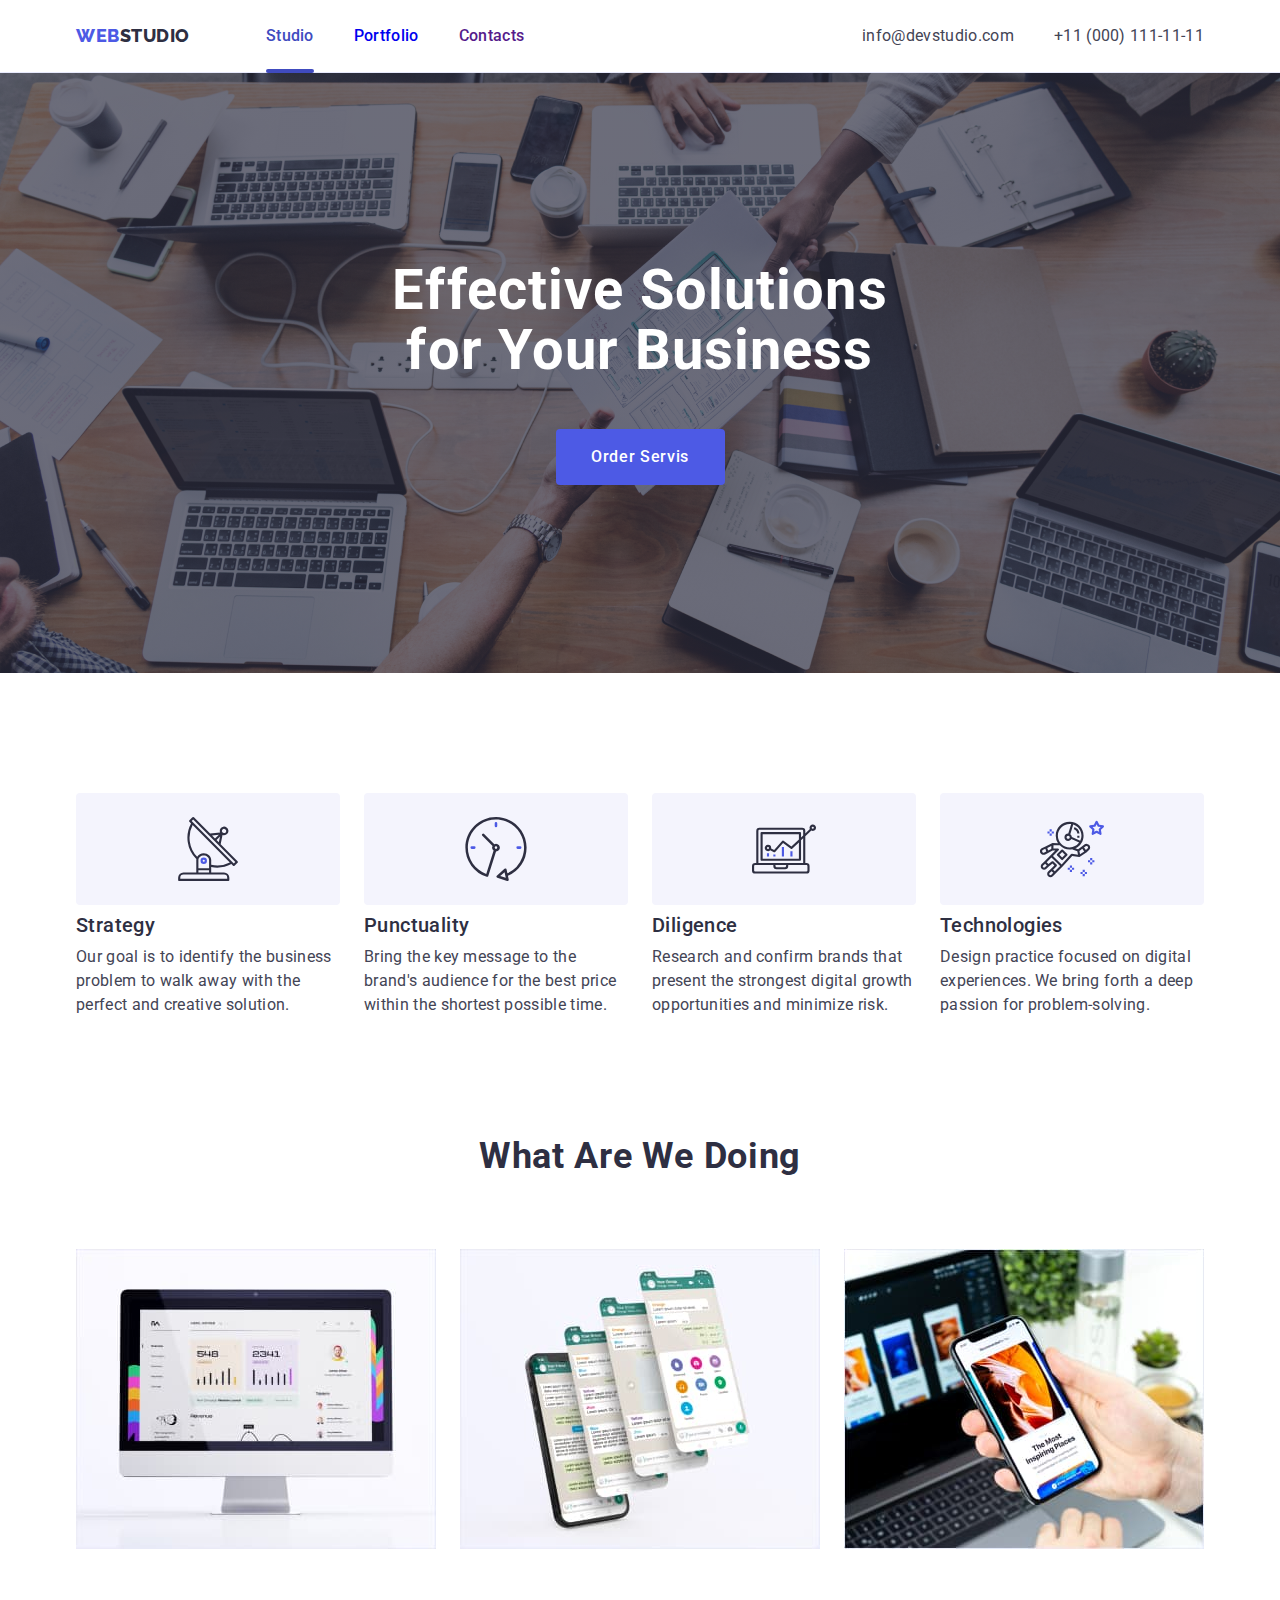
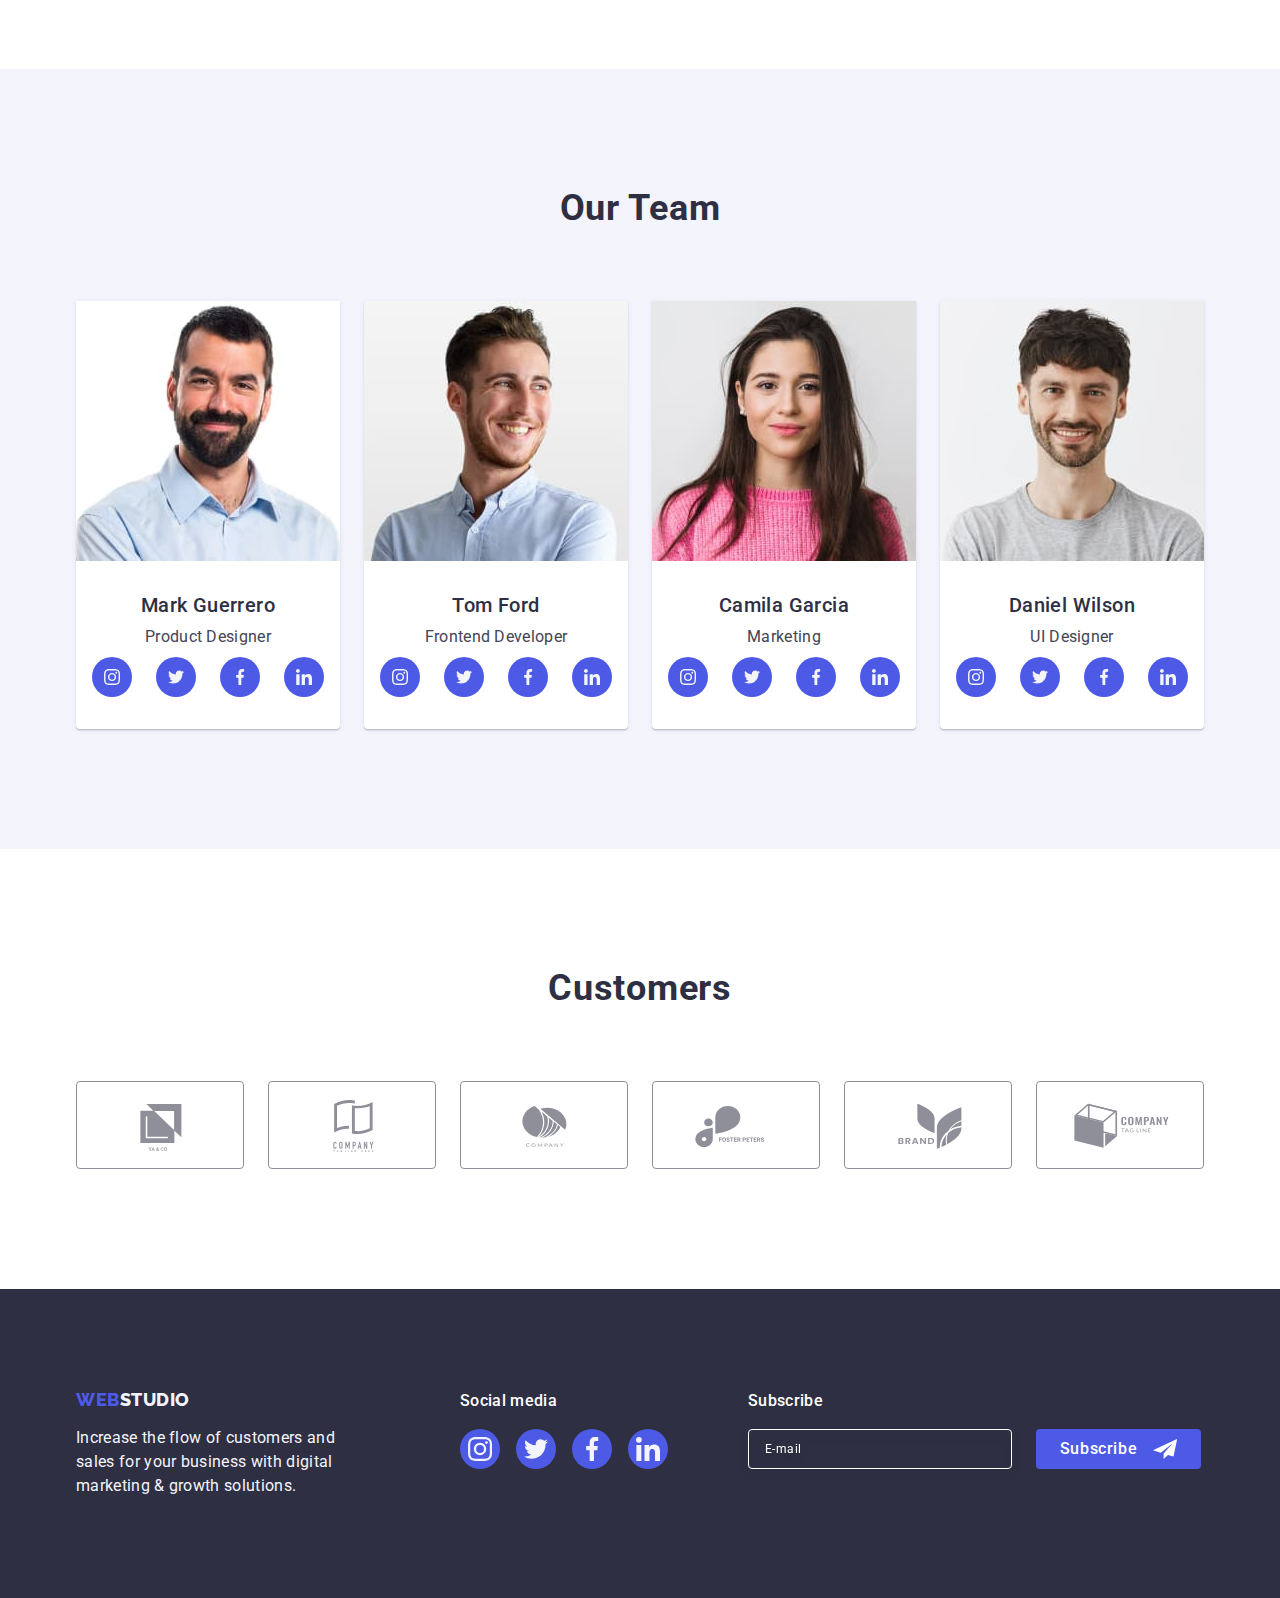
<file: index.html>
<!DOCTYPE html>
<html lang="en">
  <head>
    <meta charset="UTF-8" />
    <meta http-equiv="X-UA-Compatible" content="IE=edge" />
    <meta name="viewport" content="width=device-width, initial-scale=1.0" />
    <link rel="preconnect" href="https://fonts.googleapis.com" />
    <link rel="preconnect" href="https://fonts.gstatic.com" crossorigin />
    <link
      href="https://fonts.googleapis.com/css2?family=Raleway:wght@800&family=Roboto:wght@400;500;700;900&display=swap"
      rel="stylesheet"
    />
    <link
      rel="stylesheet"
      href="https://cdnjs.cloudflare.com/ajax/libs/modern-normalize/2.0.0/modern-normalize.min.css"
    />
    <link rel="stylesheet" href="./css/styles.css" />

    <title>WebStudio</title>
  </head>

  <body>
    <header class="header">
      <div class="container header-conteiner">
        <nav class="header-navigation">
          <a href="./index.html" class="header-logo link"
            >Web<span class="header-logo-span">Studio</span></a
          >
          <ul class="header-menu list">
            <li class="header-menu-item list">
              <a class="header-menu-link link current" href="./index.html"
                >Studio</a
              >
            </li>
            <li class="header-menu-item list">
              <a class="header-menu-link link" href="./portfolio.html"
                >Portfolio</a
              >
            </li>
            <li class="header-menu-item list">
              <a class="header-menu-link link" href="">Contacts</a>
            </li>
          </ul>
        </nav>
        <address class="header-addres">
          <ul class="header-addres-list list">
            <li class="header-addres-item list">
              <a
                class="header-addres-link link"
                href="mailto:info@devstudio.com"
                >info@devstudio.com</a
              >
            </li>
            <li class="header-addres-item list">
              <a class="header-addres-link link" href="tel:+110001111111"
                >+11 (000) 111-11-11</a
              >
            </li>
          </ul>
        </address>
      </div>
    </header>

    <main>
      <section class="hero">
        <div class="container">
          <h1 class="hero-title">Effective Solutions for Your Business</h1>
          <button
            data-modal-open
            type="button"
            class="hero-button"
            data-model-open
          >
            Order Servis
          </button>
        </div>
      </section>

      <section class="advantages">
        <div class="container">
          <h2 class="visually-hidden">Advantages</h2>
          <ul class="advantages-list list">
            <li class="advantages-item list">
              <div class="advantages-icon-wrap">
                <svg class="advantages-icon" width="64" height="64">
                  <use href="./images/icons.svg#icon-antenna"></use>
                </svg>
              </div>

              <h3 class="advantages-subtitle section-subtitle">Strategy</h3>
              <p class="advantages-item-text section-text">
                Our goal is to identify the business problem to walk away with
                the perfect and creative solution.
              </p>
            </li>
            <li class="advantages-item list">
              <div class="advantages-icon-wrap">
                <svg class="advantages-icon" width="64" height="64">
                  <use href="./images/icons.svg#icon-clock"></use>
                </svg>
              </div>

              <h3 class="advantages-subtitle section-subtitle">Punctuality</h3>
              <p class="advantages-item-text section-text">
                Bring the key message to the brand's audience for the best price
                within the shortest possible time.
              </p>
            </li>
            <li class="advantages-item list">
              <div class="advantages-icon-wrap">
                <svg class="advantages-icon" width="64" height="64">
                  <use href="./images/icons.svg#icon-diagram"></use>
                </svg>
              </div>

              <h3 class="advantages-subtitle section-subtitle">Diligence</h3>
              <p class="advantages-item-text section-text">
                Research and confirm brands that present the strongest digital
                growth opportunities and minimize risk.
              </p>
            </li>

            <li class="advantages-item list">
              <div class="advantages-icon-wrap">
                <svg class="advantages-icon" width="64" height="64">
                  <use href="./images/icons.svg#icon-astronaut"></use>
                </svg>
              </div>
              <h3 class="advantages-subtitle section-subtitle">Technologies</h3>
              <p class="advantages-item-text section-text">
                Design practice focused on digital experiences. We bring forth a
                deep passion for problem-solving.
              </p>
            </li>
          </ul>
        </div>
      </section>

      <section class="products">
        <div class="container">
          <h2 class="products-title section-title">What are we doing</h2>
          <ul class="products-list list">
            <li class="products-item list">
              <img
                src="./images/img1.jpg"
                alt="computer"
                width="360"
                height="300"
              />
            </li>
            <li class="products-item list">
              <img
                src="./images/img2.jpg"
                alt="screensavers"
                width="360"
                height="300"
              />
            </li>
            <li class="products-item list">
              <img
                src="./images/img3.jpg"
                alt="laptop and phone in hand"
                width="360"
                height="300"
              />
            </li>
          </ul>
        </div>
      </section>

      <section class="team">
        <div class="container">
          <h2 class="team-tittle section-title">Our Team</h2>
          <ul class="team-list list">
            <li class="team-item list">
              <img
                src="./images/imgteam1.jpg"
                alt="man"
                width="264"
                height="260"
              />
              <div class="team-name-class">
                <h3 class="team-name section-subtitle">Mark Guerrero</h3>
                <p class="team-status section-text">Product Designer</p>

                <ul class="team-icon-wrap">
                  <li class="team-icon-item">
                    <a class="team-icon-element" href="">
                      <svg class="team-icon-soc" width="16" height="16">
                        <use href="./images/icons.svg#icon-instagram"></use>
                      </svg>
                    </a>
                  </li>
                  <li class="team-icon-item">
                    <a class="team-icon-element" href="">
                      <svg class="team-icon-soc" width="16" height="16">
                        <use href="./images/icons.svg#icon-twitter"></use>
                      </svg>
                    </a>
                  </li>
                  <li class="team-icon-item">
                    <a class="team-icon-element" href="">
                      <svg class="team-icon-soc" width="16" height="16">
                        <use href="./images/icons.svg#icon-facebook"></use>
                      </svg>
                    </a>
                  </li>
                  <li class="team-icon-item">
                    <a class="team-icon-element" href="">
                      <svg class="team-icon-soc" width="16" height="16">
                        <use href="./images/icons.svg#icon-linkedin"></use>
                      </svg>
                    </a>
                  </li>
                </ul>
              </div>
            </li>
            <li class="team-item list">
              <img
                src="./images/imgteam2.jpg"
                alt="man"
                width="264"
                height="260"
              />
              <div class="team-name-class">
                <h3 class="team-name section-subtitle">Tom Ford</h3>
                <p class="team-status section-text">Frontend Developer</p>

                <ul class="team-icon-wrap">
                  <li class="team-icon-item">
                    <a class="team-icon-element" href="">
                      <svg class="team-icon-soc" width="16" height="16">
                        <use href="./images/icons.svg#icon-instagram"></use>
                      </svg>
                    </a>
                  </li>
                  <li class="team-icon-item">
                    <a class="team-icon-element" href="">
                      <svg class="team-icon-soc" width="16" height="16">
                        <use href="./images/icons.svg#icon-twitter"></use>
                      </svg>
                    </a>
                  </li>
                  <li class="team-icon-item">
                    <a class="team-icon-element" href="">
                      <svg class="team-icon-soc" width="16" height="16">
                        <use href="./images/icons.svg#icon-facebook"></use>
                      </svg>
                    </a>
                  </li>
                  <li class="team-icon-item">
                    <a class="team-icon-element" href="">
                      <svg class="team-icon-soc" width="16" height="16">
                        <use href="./images/icons.svg#icon-linkedin"></use>
                      </svg>
                    </a>
                  </li>
                </ul>
              </div>
            </li>
            <li class="team-item list">
              <img
                src="./images/imgteam3.jpg"
                alt="woman"
                width="264"
                height="260"
              />
              <div class="team-name-class">
                <h3 class="team-name section-subtitle">Camila Garcia</h3>
                <p class="team-status section-text">Marketing</p>
                <ul class="team-icon-wrap">
                  <li class="team-icon-item">
                    <a class="team-icon-element" href="">
                      <svg class="team-icon-soc" width="16" height="16">
                        <use href="./images/icons.svg#icon-instagram"></use>
                      </svg>
                    </a>
                  </li>
                  <li class="team-icon-item">
                    <a class="team-icon-element" href="">
                      <svg class="team-icon-soc" width="16" height="16">
                        <use href="./images/icons.svg#icon-twitter"></use>
                      </svg>
                    </a>
                  </li>
                  <li class="team-icon-item">
                    <a class="team-icon-element" href="">
                      <svg class="team-icon-soc" width="16" height="16">
                        <use href="./images/icons.svg#icon-facebook"></use>
                      </svg>
                    </a>
                  </li>
                  <li class="team-icon-item">
                    <a class="team-icon-element" href="">
                      <svg class="team-icon-soc" width="16" height="16">
                        <use href="./images/icons.svg#icon-linkedin"></use>
                      </svg>
                    </a>
                  </li>
                </ul>
              </div>
            </li>

            <li class="team-item list">
              <img
                src="./images/imgteam4.jpg"
                alt="man"
                width="264"
                height="260"
              />
              <div class="team-name-class">
                <h3 class="team-name section-subtitle">Daniel Wilson</h3>
                <p class="team-status section-text">UI Designer</p>
                <ul class="team-icon-wrap">
                  <li class="team-icon-item">
                    <a class="team-icon-element" href="">
                      <svg class="team-icon-soc" width="16" height="16">
                        <use href="./images/icons.svg#icon-instagram"></use>
                      </svg>
                    </a>
                  </li>
                  <li class="team-icon-item">
                    <a class="team-icon-element" href="">
                      <svg class="team-icon-soc" width="16" height="16">
                        <use href="./images/icons.svg#icon-twitter"></use>
                      </svg>
                    </a>
                  </li>
                  <li class="team-icon-item">
                    <a class="team-icon-element" href="">
                      <svg class="team-icon-soc" width="16" height="16">
                        <use href="./images/icons.svg#icon-facebook"></use>
                      </svg>
                    </a>
                  </li>
                  <li class="team-icon-item">
                    <a class="team-icon-element" href="">
                      <svg class="team-icon-soc" width="16" height="16">
                        <use href="./images/icons.svg#icon-linkedin"></use>
                      </svg>
                    </a>
                  </li>
                </ul>
              </div>
            </li>
          </ul>
        </div>
      </section>

      <section class="costumers">
        <div class="container">
          <h2 class="costumers-title section-title">Customers</h2>
          <ul class="costumers-list">
            <li class="costumers-item">
              <a class="costumers-link" href="#">
                <svg class="costumers-picture" width="104" height="56">
                  <use href="./images/icons.svg#icon-Logo"></use>
                </svg>
              </a>
            </li>
            <li class="costumers-item">
              <a class="costumers-link" href="#">
                <svg class="costumers-picture" width="104" height="56">
                  <use href="./images/icons.svg#icon-Logo-1"></use>
                </svg>
              </a>
            </li>
            <li class="costumers-item">
              <a class="costumers-link" href="#">
                <svg class="costumers-picture" width="104" height="56">
                  <use href="./images/icons.svg#icon-Logo-2"></use>
                </svg>
              </a>
            </li>
            <li class="costumers-item">
              <a class="costumers-link" href="#">
                <svg class="costumers-picture" width="104" height="56">
                  <use href="./images/icons.svg#icon-Logo-3"></use>
                </svg>
              </a>
            </li>
            <li class="costumers-item">
              <a class="costumers-link" href="#">
                <svg class="costumers-picture" width="104" height="56">
                  <use href="./images/icons.svg#icon-Logo-4"></use>
                </svg>
              </a>
            </li>
            <li class="costumers-item">
              <a class="costumers-link" href="#">
                <svg class="costumers-picture" width="104" height="56">
                  <use href="./images/icons.svg#icon-Logo-5"></use>
                </svg>
              </a>
            </li>
          </ul>
        </div>
      </section>
    </main>

    <footer class="footer">
      <div class="footer-conteiner container">
        <div class="footer-old">
          <a href="./index.html" class="footer-logo link"
            >Web<span class="footer-logo-span">Studio</span></a
          >
          <p class="footer-text">
            Increase the flow of customers and sales for your business with
            digital marketing & growth solutions.
          </p>
        </div>
        <div class="footer-soc">
          <p class="footer-media">Social media</p>
          <ul class="footer-soc-list">
            <li class="footer-soc-item">
              <a class="footer-soc-link" href="">
                <svg class="footer-icon" width="24" height="24">
                  <use href="./images/icons.svg#icon-instagram"></use>
                </svg>
              </a>
            </li>
            <li class="footer-soc-item">
              <a class="footer-soc-link" href="">
                <svg class="footer-icon" width="24" height="24">
                  <use href="./images/icons.svg#icon-twitter"></use>
                </svg>
              </a>
            </li>
            <li class="footer-soc-item">
              <a class="footer-soc-link" href="">
                <svg class="footer-icon" width="24" height="24">
                  <use href="./images/icons.svg#icon-facebook"></use>
                </svg>
              </a>
            </li>
            <li class="footer-soc-item">
              <a class="footer-soc-link" href="">
                <svg class="footer-icon" width="24" height="24">
                  <use href="./images/icons.svg#icon-linkedin"></use>
                </svg>
              </a>
            </li>
          </ul>
        </div>

        <div class="footer-subscribe">
          <p class="footer-subscribe-title">Subscribe</p>
          <form class="footer-form">
            <label class="footer-label" for="footer-email">
              <input
                type="email"
                id="footer-email"
                name="footer-email"
                placeholder="E-mail"
                class="footer-email-text"
              />
            </label>
            <button type="submit" class="footer-btn-subs">
              Subscribe<svg class="footer-subs-icon" width="24" height="24">
                <use href="./images/icons.svg#icon-icon-send"></use>
              </svg>
            </button>
          </form>
        </div>
      </div>
    </footer>

    <div class="backdrop is-hidden" data-modal>
      <div class="modal">
        <button type="button" class="modal-btn" data-modal-close>
          <svg class="modal-icon" width="8" height="8">
            <use href="./images/icons.svg#icon-close-black-18dp-2-1"></use>
          </svg>
        </button>
        <p class="modal-title">Leave your contacts and we will call you back</p>
        <form class="modal-form">
          <div class="modal-field">
            <label for="user-name" class="modal-label">Name</label>

            <div class="input-wrap">
              <input
                type="text"
                name="user-name"
                id="user-name"
                class="modal-input"
              />
              <svg class="input-icon" width="18" height="24">
                <use href="./images/icons.svg#icon-person-black"></use>
              </svg>
            </div>
          </div>

          <div class="modal-field">
            <label for="user-tel" class="modal-label">Phone</label>
            <div class="input-wrap">
              <input
                type="tel"
                name="user-tel"
                id="user-tel"
                class="modal-input"
              />
              <svg class="input-icon" width="18" height="24">
                <use href="./images/icons.svg#icon-phone-black"></use>
              </svg>
            </div>
          </div>
          <div class="modal-field">
            <label for="user-email" class="modal-label">Email</label>
            <div class="input-wrap">
              <input
                type="email"
                name="user-email"
                id="user-email"
                class="modal-input"
              />
              <svg class="input-icon" width="18" height="24">
                <use href="./images/icons.svg#icon-email-black"></use>
              </svg>
            </div>
          </div>

          <div class="modal-field-text modal-field">
            <label for="user-comment" class="modal-label">Comment</label>
            <textarea
              name="user-comment"
              id="user-comment"
              placeholder="Text input"
              class="modal-text-area"
            ></textarea>
          </div>
          <div class="modal-field field-privacy">
            <input
              type="checkbox"
              id="user-privacy"
              value="true"
              name="user-privacy"
              class="input-check visually-hidden"
            />
            <label class="chek-text" for="user-privacy">
              <span class="chek-icon">
                <svg class="chek-icon-tick" width="10" height="8">
                  <use href="./images/icons.svg#icon-Vector"></use>
                </svg>
              </span>
              I accept the terms and conditions of the
              <a class="chek-link" href="">Privacy Policy</a>
            </label>
          </div>
          <button class="modal-send-btn" type="submit">Send</button>
        </form>
      </div>
    </div>

    <script src="./js/modal.js"></script>
  </body>
</html>
</file>
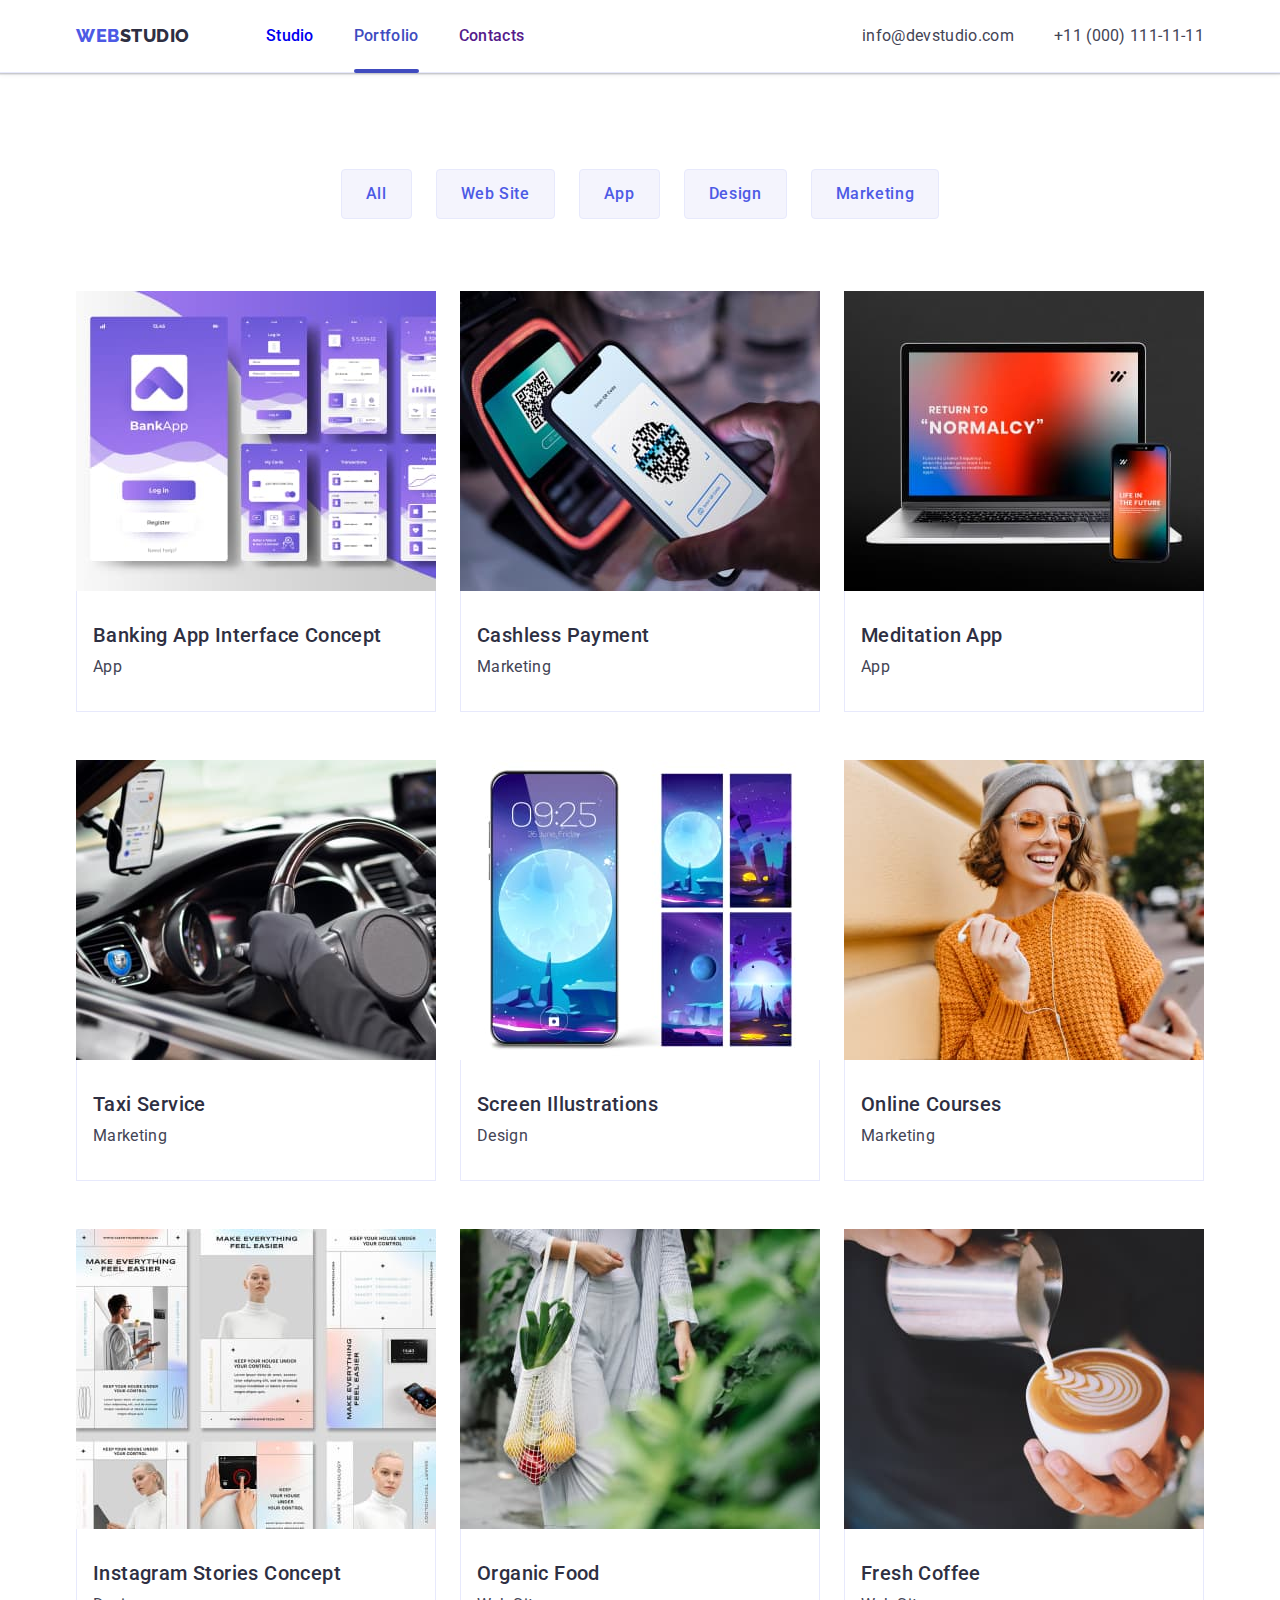
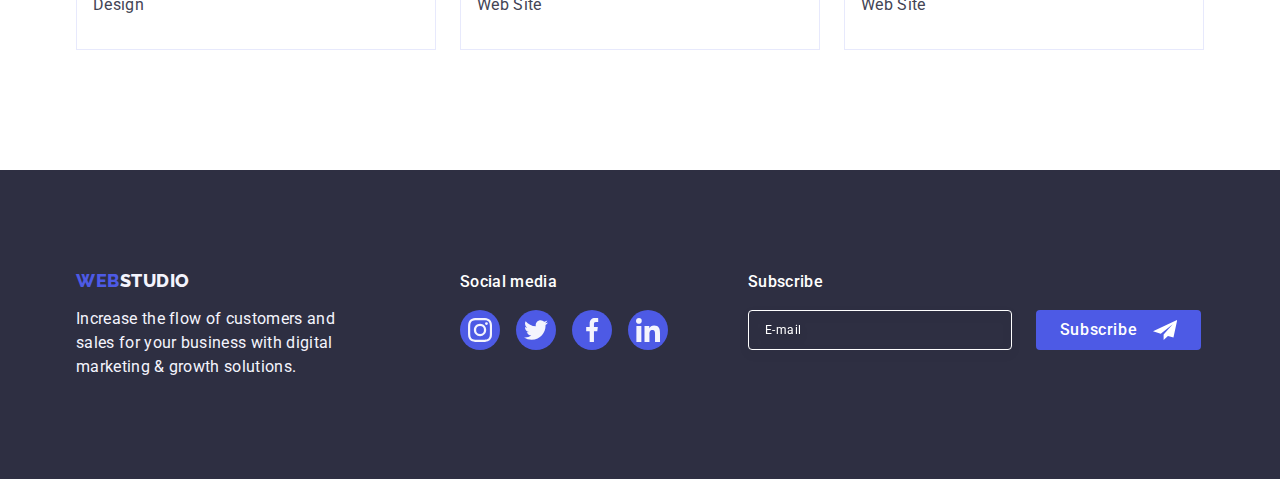
<file: portfolio.html>
<!DOCTYPE html>
<html lang="en">
  <head>
    <meta charset="UTF-8" />
    <meta http-equiv="X-UA-Compatible" content="IE=edge" />
    <meta name="viewport" content="width=device-width, initial-scale=1.0" />
    <link rel="preconnect" href="https://fonts.googleapis.com" />
    <link rel="preconnect" href="https://fonts.gstatic.com" crossorigin />
    <link
      href="https://fonts.googleapis.com/css2?family=Raleway:wght@800&family=Roboto:wght@400;500;700;900&display=swap"
      rel="stylesheet"
    />
    <link
      rel="stylesheet"
      href="https://cdnjs.cloudflare.com/ajax/libs/modern-normalize/2.0.0/modern-normalize.min.css"
    />
    <link rel="stylesheet" href="./css/styles.css" />

    <title>WebStudio</title>
  </head>

  <body>
    <header class="header">
      <div class="container header-conteiner">
        <nav class="header-navigation">
          <a href="./index.html" class="header-logo link"
            >Web<span class="header-logo-span">Studio</span></a
          >
          <ul class="header-menu list">
            <li class="header-menu-item list">
              <a class="header-menu-link link" href="./index.html">Studio</a>
            </li>
            <li class="header-menu-item list">
              <a class="header-menu-link link current" href="./portfolio.html"
                >Portfolio</a
              >
            </li>
            <li class="header-menu-item list">
              <a class="header-menu-link link" href="">Contacts</a>
            </li>
          </ul>
        </nav>
        <address class="header-addres">
          <ul class="header-addres-list list">
            <li class="header-addres-item list">
              <a
                class="header-addres-link link"
                href="mailto:info@devstudio.com"
                >info@devstudio.com</a
              >
            </li>
            <li class="header-addres-item list">
              <a class="header-addres-link link" href="tel:+110001111111"
                >+11 (000) 111-11-11</a
              >
            </li>
          </ul>
        </address>
      </div>
    </header>

    <main>
      <section class="portfolio">
        <div class="container">
          <h1 class="visually-hidden">Portfolio</h1>
          <ul class="port-navigation-list list">
            <li class="port-navigation-item list">
              <button type="button" class="port-navigation-button">All</button>
            </li>
            <li class="port-navigation-item list">
              <button type="button" class="port-navigation-button">
                Web Site
              </button>
            </li>
            <li class="port-navigation-item list">
              <button type="button" class="port-navigation-button">App</button>
            </li>
            <li class="port-navigation-item list">
              <button type="button" class="port-navigation-button">
                Design
              </button>
            </li>
            <li class="port-navigation-item list">
              <button type="button" class="port-navigation-button">
                Marketing
              </button>
            </li>
          </ul>

          <ul class="port-avatar-list list">
            <li class="port-avatar-item">
              <a class="portfolio-link link" href="">
                <div class="port-avatar-blok">
                  <img
                    src="./images/imgport1.jpg"
                    alt="bank aplication"
                    width="360"
                    height="300"
                  />
                  <p class="port-blok-text">
                    14 Stylish and User-Friendly App Design Concepts · Task
                    Manager App · Calorie Tracker App · Exotic Fruit Ecommerce
                    App · Cloud Storage App
                  </p>
                </div>

                <div class="port-name-class">
                  <h2 class="port-avatar-title">
                    Banking App Interface Concept
                  </h2>
                  <p class="port-avatar-text">App</p>
                </div>
              </a>
            </li>
            <li class="port-avatar-item">
              <a class="portfolio-link link" href="">
                <div class="port-avatar-blok">
                  <img
                    src="./images/imgport2.jpg"
                    alt="telefon read qr cod"
                    width="360"
                    height="300"
                  />
                  <p class="port-blok-text">
                    14 Stylish and User-Friendly App Design Concepts · Task
                    Manager App · Calorie Tracker App · Exotic Fruit Ecommerce
                    App · Cloud Storage App
                  </p>
                </div>

                <div class="port-name-class">
                  <h2 class="port-avatar-title">Cashless Payment</h2>
                  <p class="port-avatar-text">Marketing</p>
                </div>
              </a>
            </li>
            <li class="port-avatar-item">
              <a class="portfolio-link link" href="">
                <div class="port-avatar-blok">
                  <img
                    src="./images/imgport3.jpg"
                    alt="noutbook"
                    width="360"
                    height="300"
                  />
                  <p class="port-blok-text">
                    14 Stylish and User-Friendly App Design Concepts · Task
                    Manager App · Calorie Tracker App · Exotic Fruit Ecommerce
                    App · Cloud Storage App
                  </p>
                </div>
                <div class="port-name-class">
                  <h2 class="port-avatar-title">Meditation App</h2>
                  <p class="port-avatar-text">App</p>
                </div>
              </a>
            </li>
            <li class="port-avatar-item">
              <a class="portfolio-link link" href="">
                <div class="port-avatar-blok">
                  <img
                    src="./images/imgport4.jpg"
                    alt="driver in the car"
                    width="360"
                    height="300"
                  />
                  <p class="port-blok-text">
                    14 Stylish and User-Friendly App Design Concepts · Task
                    Manager App · Calorie Tracker App · Exotic Fruit Ecommerce
                    App · Cloud Storage App
                  </p>
                </div>
                <div class="port-name-class">
                  <h2 class="port-avatar-title">Taxi Service</h2>
                  <p class="port-avatar-text">Marketing</p>
                </div>
              </a>
            </li>
            <li class="port-avatar-item">
              <a class="portfolio-link link" href="">
                <div class="port-avatar-blok">
                  <img
                    src="./images/imgport5.jpg"
                    alt="mobil and moon"
                    width="360"
                    height="300"
                  />
                  <p class="port-blok-text">
                    14 Stylish and User-Friendly App Design Concepts · Task
                    Manager App · Calorie Tracker App · Exotic Fruit Ecommerce
                    App · Cloud Storage App
                  </p>
                </div>
                <div class="port-name-class">
                  <h2 class="port-avatar-title">Screen Illustrations</h2>
                  <p class="port-avatar-text">Design</p>
                </div>
              </a>
            </li>
            <li class="port-avatar-item">
              <a class="portfolio-link link" href="">
                <div class="port-avatar-blok">
                  <img
                    src="./images/imgport6.jpg"
                    alt="nice girl"
                    width="360"
                    height="300"
                  />
                  <p class="port-blok-text">
                    14 Stylish and User-Friendly App Design Concepts · Task
                    Manager App · Calorie Tracker App · Exotic Fruit Ecommerce
                    App · Cloud Storage App
                  </p>
                </div>
                <div class="port-name-class">
                  <h2 class="port-avatar-title">Online Courses</h2>
                  <p class="port-avatar-text">Marketing</p>
                </div>
              </a>
            </li>
            <li class="port-avatar-item">
              <a class="portfolio-link link" href="">
                <div class="port-avatar-blok">
                  <img
                    src="./images/imgport7.jpg"
                    alt="instagram stories"
                    width="360"
                    height="300"
                  />
                  <p class="port-blok-text">
                    14 Stylish and User-Friendly App Design Concepts · Task
                    Manager App · Calorie Tracker App · Exotic Fruit Ecommerce
                    App · Cloud Storage App
                  </p>
                </div>
                <div class="port-name-class">
                  <h2 class="port-avatar-title">Instagram Stories Concept</h2>
                  <p class="port-avatar-text">Design</p>
                </div>
              </a>
            </li>
            <li class="port-avatar-item">
              <a class="portfolio-link link" href="">
                <div class="port-avatar-blok">
                  <img
                    src="./images/imgport8.jpg"
                    alt="woman go to shop"
                    width="360"
                    height="300"
                  />
                  <p class="port-blok-text">
                    14 Stylish and User-Friendly App Design Concepts · Task
                    Manager App · Calorie Tracker App · Exotic Fruit Ecommerce
                    App · Cloud Storage App
                  </p>
                </div>
                <div class="port-name-class">
                  <h2 class="port-avatar-title">Organic Food</h2>
                  <p class="port-avatar-text">Web Site</p>
                </div>
              </a>
            </li>
            <li class="port-avatar-item">
              <a class="portfolio-link link" href="">
                <div class="port-avatar-blok">
                  <img
                    src="./images/imgport9.jpg"
                    alt="fresh coffee"
                    width="360"
                    height="300"
                  />
                  <p class="port-blok-text">
                    14 Stylish and User-Friendly App Design Concepts · Task
                    Manager App · Calorie Tracker App · Exotic Fruit Ecommerce
                    App · Cloud Storage App
                  </p>
                </div>
                <div class="port-name-class">
                  <h2 class="port-avatar-title">Fresh Coffee</h2>
                  <p class="port-avatar-text">Web Site</p>
                </div>
              </a>
            </li>
          </ul>
        </div>
      </section>
    </main>

    <footer class="footer">
      <div class="footer-conteiner container">
        <div class="footer-old">
          <a href="./index.html" class="footer-logo link"
            >Web<span class="footer-logo-span">Studio</span></a
          >
          <p class="footer-text">
            Increase the flow of customers and sales for your business with
            digital marketing & growth solutions.
          </p>
        </div>
        <div class="footer-soc">
          <p class="footer-media">Social media</p>
          <ul class="footer-soc-list">
            <li class="footer-soc-item">
              <a class="footer-soc-link" href="">
                <svg class="footer-icon" width="24" height="24">
                  <use href="./images/icons.svg#icon-instagram"></use>
                </svg>
              </a>
            </li>
            <li class="footer-soc-item">
              <a class="footer-soc-link" href="">
                <svg class="footer-icon" width="24" height="24">
                  <use href="./images/icons.svg#icon-twitter"></use>
                </svg>
              </a>
            </li>
            <li class="footer-soc-item">
              <a class="footer-soc-link" href="">
                <svg class="footer-icon" width="24" height="24">
                  <use href="./images/icons.svg#icon-facebook"></use>
                </svg>
              </a>
            </li>
            <li class="footer-soc-item">
              <a class="footer-soc-link" href="">
                <svg class="footer-icon" width="24" height="24">
                  <use href="./images/icons.svg#icon-linkedin"></use>
                </svg>
              </a>
            </li>
          </ul>
        </div>
        <div class="footer-subscribe">
          <p class="footer-subscribe-title">Subscribe</p>
          <form class="footer-form">
            <label class="footer-label" for="footer-email">
              <input
                type="email"
                id="footer-email"
                name="footer-email"
                placeholder="E-mail"
                class="footer-email-text"
              />
            </label>

            <button type="submit" class="footer-btn-subs">
              Subscribe<svg class="footer-subs-icon" width="24" height="24">
                <use href="./images/icons.svg#icon-icon-send"></use>
              </svg>
            </button>
          </form>
        </div>
      </div>
    </footer>
  </body>
</html>
</file>
<file: css/styles.css>
:root {
  --title-color: #ffffff;
  --subtitle-color: #2e2f42;
  --portfolio-filters:--title-color: #ffffff;
  --subtitle-color: #2e2f42;
  --portfolio-filters: #4d5ae5;
  --button-background-color: #f4f4fd;
  --litle-text: #434455;
  --button-port-color: #e7e9fc;
  --costumers-color: #8e8f99;
   --vector-color: #404bbf;
}

body {
  font-family: "Roboto", sans-serif;
  color: var(--litle-text);
  background-color: var(--title-color);
}

p,
h1,
h2,
h3,
h4,
h5,
h6 {
  margin-top: 0;
  margin-bottom: 0;
}

a {
  text-decoration: none;
}

ul {
  list-style-type: style type none;
  margin-top: 0;
  margin-bottom: 0;
  padding-left: 0;
}

img {
  display: block;
  max-width: 100%;
  height: auto;
}
.visually-hidden {
  position: absolute;
  width: 1px;
  height: 1px;
  margin: -1px;
  border: 0;
  padding: 0;
  white-space: nowrap;
  clip-path: inset(100%);
  clip: rect(0 0 0 0);
  overflow: hidden;
}
.list {
  list-style-type: none;
}
.link {
  text-decoration: none;
}

.container {
  width: 100%;
  max-width: 1158px;
  padding-left: 15px;
  padding-right: 15px;
  margin: 0 auto;
  outline: 2px solid none;
}

.section-title {
  text-transform: capitalize;
  text-align: center;
  font-size: 36px;
  line-height: 1.11;
  letter-spacing: 0.02em;
  color: var(--subtitle-color);
}
.section-subtitle {
  font-weight: 500;
  font-size: 20px;
  line-height: 1.2;
  letter-spacing: 0.02em;
  color: var(--subtitle-color);
}
.section-text {
  font-weight: 400;
  font-size: 16px;
  line-height: 1.5;
  letter-spacing: 0.02em;
  color: var(--litle-text);
}

/**-------------HEADER--------------- */

.header {

  padding-top: 24px;
  padding-bottom: 24px;
  border-bottom: 1px solid #e7e9fc;
  box-shadow: 0px 2px 1px rgba(46, 47, 66, 0.08),
    0px 1px 1px rgba(46, 47, 66, 0.16), 0px 1px 6px rgba(46, 47, 66, 0.08);
}
.header-menu {
  display: flex;
  gap: 40px;
 
}
.header-addres-list {
  display: flex;
  gap: 40px;
}
.header-navigation {
  display: flex;
  align-items: center;

}
.header-conteiner {
   
  display: flex;
  align-items: center;
}

.header-logo {
  font-family: "Raleway", sans-serif;
  font-weight: 800;
  font-size: 18px;
  line-height: 1.17;
  color: var(--portfolio-filters);
  letter-spacing: 0.03em;
  display: flex;
  align-items: center;
  margin-right: 76px;
  text-transform: uppercase;
}
.header-logo-span {
  font-weight: 800;
  font-size: 18px;
  line-height: 1.17;
  color: var(--subtitle-color);
  
}
.header-menu-link {
  font-weight: 500;
  font-size: 16px;
  line-height: 1.5;
  letter-spacing: 0.02em;
 
  padding: 27px 0;
  position: relative;
  transition: color 250ms cubic-bezier(0.4, 0, 0.2, 1);
}
.header-menu-link:hover,
.header-menu-link:focus {
  color: #404bbf;
}

.header-addres {
  font-style: normal;
  margin-left: auto;
}
.header-addres-link:hover,
.header-addres-link:focus {
  color: #404bbf;
}
.header-menu-item {
  font-weight: 500;
  font-size: 16px;
  line-height: 1.5;
  letter-spacing: 0.02em;
  color: var(--subtitle-color);
}

.current {
  position: relative;
   color: #404bbf;
}

.current::after {
  width: 100%;
  content: "";
  position: absolute;
   left: 0;
  bottom: -1px; 
   height: 4px;
  background-color: #404bbf;
  border-radius: 2px;
}


.header-addres-link {
  font-weight: 400;
  font-size: 16px;
  line-height: 1.5;
  letter-spacing: 0.02em;
  color: var(--litle-text);
  transition: color 250ms cubic-bezier(0.4, 0, 0.2, 1);
}

/**------------HERO--------------- */

.hero {
   background-color: #2e2f42;
   background-image: linear-gradient( rgba(46, 47, 66, 0.7), rgba(46, 47, 66, 0.7)),
		url(../images/office.jpg);
     max-width: 1440px;
    background-repeat: no-repeat;
    background-position: center;
    background-size: cover;
  padding: 188px 0;
  height: 600px;
  margin: 0 auto;
}
.hero-container {
 background-color: #2e2f42;
  width: 1440px;
  height: 600px;
  margin-left: auto;
  margin-right: auto;
  padding-top: 188px;
  padding-bottom: 188px;
}

.hero-title {
  font-weight: 700;
  font-size: 56px;
  line-height: 1.07;
  text-align: center;
  letter-spacing: 0.02em;
  color: #ffffff;
  max-width: 496px;
  height: 120px;
  margin-left: auto;
  margin-right: auto;
  margin-bottom: 48px;
}
.hero-button {
 display: block;
  min-width: 169px;
  height: 56px;
  border: none;
  font-family: "Roboto", sans-serif;
  font-weight: 500;
  font-size: 16px;
  line-height: 1.5;
  letter-spacing: 0.04em;
  cursor: pointer;
  color: #ffffff;
  background-color: var(--portfolio-filters);
  border-radius: 4px;
  margin-left: auto;
  margin-right: auto;
  transition: background-color 250ms cubic-bezier(0.4, 0, 0.2, 1);
}

.hero-button:hover,
.hero-button:focus {
  background-color: #404bbf;
}


.advantages-icon-wrap {
  display: flex;
  align-items: center;
  justify-content: center;
  height: 112px;
  background-color: #f4f4fd;
  border-radius: 4px;
  margin-bottom: 8px;
}
.advantages {
  padding: 120px 0 120px;
}
.advantages-list {
  display: flex;
  gap: 24px;
}
.advantages-subtitle {
  margin-bottom: 8px;
}
.advantages-item {
  width: calc((100% - 72px) / 4);
}



.products {
  padding-bottom: 120px;
}
.products-title {
  margin: 0 auto;
  margin-bottom: 72px;
  text-transform: capitalize;
}
.products-list {
  display: flex;
  gap: 24px;
}
.products-item {
  width: calc((100% - 24px * 2) / 3);
  margin: 0 auto;
}

/**-------------TEAM-------------- */


.team {
  padding: 120px 0;
}
.team-tittle {
  margin-bottom: 0 auto;
   margin-bottom: 72px;
}
.team-list {
  display: flex;
  gap: 24px;
}

.team-item {
 background-color: #ffffff;
  width: calc((100% - 3 * 24px) / 4);
  border-radius: 0px 0px 4px 4px;
  box-shadow: 0px 1px 6px rgba(46, 47, 66, 0.08),
    0px 1px 1px rgba(46, 47, 66, 0.16), 0px 2px 1px rgba(46, 47, 66, 0.08);
}

.team {
  background-color: #f4f4fd;
}

.team-name-class {
  padding: 32px 0;
  margin: 0 auto;
}
.team-name {
  text-align: center;
  margin-bottom: 8px;
}
.team-status {
  text-align: center;
}

.team-icon-wrap {
display: flex;
  justify-content: center;
  gap: 24px;
  list-style: none;
  margin-top: 8px;
}


.team-icon-item {
  width: 40px;
  height: 40px;
}

.team-icon-element {
  width: 100%;
  height: 100%;
  background-color: var(--portfolio-filters);
  border-radius: 50%;
  display: flex;
  align-items: center;
  justify-content: center;
  transition: background-color 250ms cubic-bezier(0.4, 0, 0.2, 1);
}

.team-icon-element:hover {
  background-color: #404bbf;
}
.team-icon-element:focus {
  background-color: #404bbf;
}

.team-icon-soc {
  fill: var(--button-background-color);
}

/**-------------Costumers----------*/

.costumers {
  padding-top: 120px;
  padding-bottom: 120px;
}
.costumers-title {
  font-size: 36px;
  line-height: 1.11;
  color: var(--subtitle-color);
  margin-bottom: 72px;
}
.costumers-list {
  display: flex;
  gap: 24px;
  list-style: none;
}
.costumers-item {
  width: calc((100% - 120px) / 6);
  height: 88px;
}

.costumers-link {
 width: 100%;
  height: 100%;
  border: 1px solid #8e8f99;
  border-radius: 4px;
  display: flex;
  align-items: center;
  justify-content: center;
  color: var(--costumers-color);
  transition: border-color 250ms cubic-bezier(0.4, 0, 0.2, 1),
    color 250ms cubic-bezier(0.4, 0, 0.2, 1);
}


.costumers-link:hover {
  border-color: #404bbf;
  color: #404bbf;
}

.costumers-link:focus {
  border-color: #404bbf;
  color: #404bbf;
}

.costumers-picture {
  fill: currentColor;
}

/**-------------FOOTER-------------- */

.footer {
  background-color: var(--subtitle-color);
  padding: 100px 0;
}

.footer-conteiner {
  display: flex;
  align-items: baseline;
}

.footer-old {
  margin-right: 120px;
}

.footer-media {
  font-weight: 500;
  font-size: 16px;
  line-height: 1.5;
  letter-spacing: 0.02em;
  color: var(--title-color);
  margin-bottom: 16px;
}

.footer-text {
  font-weight: 400;
  font-size: 16px;
  line-height: 1.5;
  letter-spacing: 0.02em;
  color: #f4f4fd;
  max-width: 264px;
}

.footer-logo {
  display: inline-block;
  font-family: "Raleway", sans-serif;
  font-weight: 800;
  font-size: 18px;
  line-height: 1.17;
  color: var(--portfolio-filters);
  letter-spacing: 0.03em;
  text-transform: uppercase;
  margin-bottom: 16px;
}

.footer-logo-span {
  font-weight: 800;
  font-size: 18px;
  line-height: 1.17;
  color: #f4f4fd;
}

.footer-soc-list {
  display: flex;
  gap: 16px;
  list-style: none;
}

.footer-soc-item {
  width: 40px;
  height: 40px;
}

.footer-soc-link {
  width: 100%;
  height: 100%;
  background-color: var(--portfolio-filters);
  border-radius: 50%;
  display: flex;
  align-items: center;
  justify-content: center;
  transition: background-color 250ms cubic-bezier(0.4, 0, 0.2, 1);
}

.footer-soc-link:hover,
.footer-soc-link:focus {
  background-color: #31d0aa;
}

.footer-subscribe-title {
  margin-bottom: 16px;
  font-weight: 500;
  font-size: 16px;
  line-height: 1.5;
  letter-spacing: 0.02em;
  color: #ffffff;
  margin-left: 80px;
}

.footer-form {
  display: flex;
  gap: 24px;
  margin-left: 80px;
}


.footer-email-text {
  width: 264px;
  height: 40px;
  border: 1px solid #ffffff;
  background-color: transparent;
  font-size: 12px;
  line-height: 1.5;
  letter-spacing: 0.04em;
  padding-left: 16px;
  filter: drop-shadow(0px 4px 4px rgba(0, 0, 0, 0.15));
  border-radius: 4px;
  color: #ffffff;
}

.footer-email-text::placeholder {
  color: #ffffff;
}

.footer-btn-subs {
  min-width: 165px;
  height: 40px;
  display: flex;
  justify-content: center;
  align-items: center;
  font-family: "Roboto", sans-serif;
  font-size: 16px;
  font-weight: 500;
  line-height: 1.5;
  letter-spacing: 0.04em;
  color: #ffffff;
  cursor: pointer;
  background-color: #4d5ae5;
  border: none;
  border-radius: 4px;
}


.footer-subs-icon {
  margin-left: 16px;
}


/**---------MODALKA----------------*/


.backdrop {
  position: fixed;
  top: 0;
  left: 0;
  width: 100%;
  height: 100%;
  background-color: rgba(46, 47, 66, 0.4);
  transition: opacity 250ms cubic-bezier(0.4, 0, 0.2, 1),
    visibility 250ms cubic-bezier(0.4, 0, 0.2, 1);
}

.is-hidden {
  opacity: 0;
  visibility: hidden;
  pointer-events: none;
}

.modal {
  position: absolute;
  top: 50%;
  left: 50%;
  transform: translate(-50%, -50%) scale(1);
  width: 408px;
  min-height: 584px;
  background: #fcfcfc;
  box-shadow: 0px 1px 1px rgba(0, 0, 0, 0.14), 0px 1px 3px rgba(0, 0, 0, 0.12),
    0px 2px 1px rgba(0, 0, 0, 0.2);
  border-radius: 4px;
  transition: transform 250ms cubic-bezier(0.4, 0, 0.2, 1);
   padding: 72px 24px 24px 24px;


}
.backdrop.is-hidden .modal {
  transform: translate(-50%, -50%) scale(0);
}
.modal-btn {
  position: absolute;
  top: 24px;
  right: 24px;
  width: 24px;
  height: 24px;
  border-radius: 50%;
  display: flex;
  align-items: center;
  justify-content: center;
  background-color: #e7e9fc;
  border: 1px solid rgba(0, 0, 0, 0.1);
  padding: 0;
  cursor: pointer;
  transition: background-color 250ms cubic-bezier(0.4, 0, 0.2, 1),
    border 250ms cubic-bezier(0.4, 0, 0.2, 1);
}
.modal-btn:hover {
  background-color: #404bbf;
  border: none;
  fill: #ffffff;
}
.modal-btn:focus {
  background-color: #404bbf;
  border: none;
  fill: #ffffff;
}
.modal-icon {
  transition: fill 250ms cubic-bezier(0.4, 0, 0.2, 1);
  align-items: center;
  justify-content: center;
}

.modal-title {
  font-weight: 500;
  font-size: 16px;
  line-height: 1.5;
  text-align: center;
  letter-spacing: 0.02em;
  color: var(--subtitle-color);
  margin-bottom: 16px;
}

.modal-field {
  margin-bottom: 8px;
}
.modal-input:focus {
  border-color: var(--portfolio-filters);
}
.modal-input:focus + .input-icon {
  fill: #4d5ae5;
}

.modal-input {
  width: 100%;
  height: 40px;
  padding-left: 38px;
  border: 1px solid rgba(46, 47, 66, 0.4);
  border-radius: 4px;
  background-color: transparent;
  outline: transparent;
  transition: border-color 250ms cubic-bezier(0.4, 0, 0.2, 1);
}
.modal-label {
  display: block;
  font-weight: 400;
  font-size: 12px;
  line-height: 1.17;
  letter-spacing: 0.04em;
  color: #8e8f99;
  margin-bottom: 4px;
}
.input-wrap {
  position: relative;
}

.input-icon {
  position: absolute;
  left: 16px;
  top: 50%;
  transform: translateY(-50%);
  transition: fill 250ms cubic-bezier(0.4, 0, 0.2, 1);
}
.modal-field-text {
  margin-bottom: 16px;
}
.modal-text-area {
  width: 100%;
  height: 120px;
  font-size: 12px;
  line-height: 1.17;
  letter-spacing: 0.04em;
  color: rgba(46, 47, 66, 0.4);
  border: 1px solid rgba(46, 47, 66, 0.4);
  border-radius: 4px;
  background-color: transparent;
  padding: 8px 16px;
  outline: transparent;
  resize: none;
  transition: border-color 250ms cubic-bezier(0.4, 0, 0.2, 1);
}
.modal-text-area:focus {
  border-color: #4d5ae5;
}
.field-privacy {
  margin-bottom: 24px;
}
.input-check {
}
.chek-text {
  font-size: 12px;
  line-height: 1.17;
  letter-spacing: 0.04em;
  color: var(--costumers-color);
}
.chek-link {
  color: var(--portfolio-filters);
  text-decoration: underline;
}

.chek-icon {
  width: 16px;
  height: 16px;
  border: 1px solid rgba(46, 47, 66, 0.4);
  border-radius: 2px;
  transition: background-color 250ms cubic-bezier(0.4, 0, 0.2, 1),
    border 250ms cubic-bezier(0.4, 0, 0.2, 1),
    fill 250ms cubic-bezier(0.4, 0, 0.2, 1);
  display: inline-flex;
  align-items: center;
  justify-content: center;
  fill: transparent;
  margin-right: 8px;
}
.input-check:checked + .chek-text > .chek-icon {
  background-color: var(--vector-color);
  border: none;
  fill: var(--button-background-color);
}
.modal-send-btn {
  display: block;
  min-width: 169px;
  height: 56px;
  font-family: "Roboto", sans-serif;
  font-size: 16px;
  font-weight: 500;
  line-height: 1.5;
  letter-spacing: 0.04em;
  color: #ffffff;
  cursor: pointer;
  background-color: #4d5ae5;
  border: none;
  border-radius: 4px;
  transition: background-color 250ms cubic-bezier(0.4, 0, 0.2, 1);
  margin: 0 auto;
}

/**---------------PORFOLIO-NAVIGATION-------------------*/
.portfolio {
  padding-top: 96px;
  padding-bottom: 120px;
}
.port-navigation-list {
  display: flex;
  justify-content: center;
  gap: 24px;
  margin-bottom: 72px;
}
.body-portfolio {
  font-family: "Roboto", sans-serif;
  color: var(--litle-text);
}

.port-navigation-button {
  font-family: "Roboto", sans-serif;
  font-weight: 500;
  font-size: 16px;
  line-height: 1.5;
  letter-spacing: 0.04em;
  color: var(--portfolio-filters);
  background-color: var(--button-background-color);
  cursor: pointer;
  padding: 12px 24px;
  border: 1px solid var(--button-port-color);
  border-radius: 4px;
  transition: color 250ms cubic-bezier(0.4, 0, 0.2, 1),
    background-color 250ms cubic-bezier(0.4, 0, 0.2, 1),
    border-color 250ms cubic-bezier(0.4, 0, 0.2, 1),
    box-shadow 250ms cubic-bezier(0.4, 0, 0.2, 1);
}
.port-navigation-button:hover,
.port-navigation-button:focus {
  color: #ffffff;
  background: #404bbf;
  border: 1px solid transparent;
  box-shadow: 0px 3px 1px rgba(0, 0, 0, 0.1), 0px 2px 1px rgba(0, 0, 0, 0.08),
    0px 2px 2px rgba(0, 0, 0, 0.12);
}

/**---------------PORFOLIO-NAVIGATION-------------------*/
.portfolio {
  padding-top: 96px;
  padding-bottom: 120px;
}
.port-navigation-list {
  display: flex;
  justify-content: center;
  gap: 24px;
  margin-bottom: 72px;
}
.body-portfolio {
  font-family: "Roboto", sans-serif;
  color: var(--litle-text);
}

.port-navigation-button {
  font-family: "Roboto", sans-serif;
  font-weight: 500;
  font-size: 16px;
  line-height: 1.5;
  letter-spacing: 0.04em;
  color: var(--portfolio-filters);
  background-color: var(--button-background-color);
  cursor: pointer;
  padding: 12px 24px;
  border: 1px solid var(--button-port-color);
  border-radius: 4px;
  transition: color 250ms cubic-bezier(0.4, 0, 0.2, 1),
    background-color 250ms cubic-bezier(0.4, 0, 0.2, 1),
    border-color 250ms cubic-bezier(0.4, 0, 0.2, 1),
    box-shadow 250ms cubic-bezier(0.4, 0, 0.2, 1);
}
.port-navigation-button:hover,
.port-navigation-button:focus {
  color: #ffffff;
  background: #404bbf;
  border: 1px solid transparent;
  box-shadow: 0px 3px 1px rgba(0, 0, 0, 0.1), 0px 2px 1px rgba(0, 0, 0, 0.08),
    0px 2px 2px rgba(0, 0, 0, 0.12);
}


/**---------------PORFOLIO-AVA------------------*/

.port-avatar-list {
  display: flex;
  flex-wrap: wrap;
  column-gap: 24px;
  row-gap: 48px;
}
.port-avatar-item {
width: calc((100% - 48px) / 3);
}

.port-name-class {
  padding: 32px 16px;
  border: 1px solid #e7e9fc;
  border-top: none;
}

.port-avatar-title {
  font-weight: 500;
  font-size: 20px;
  line-height: 1.2;
  letter-spacing: 0.02em;
  color: var(--subtitle-color);
  margin-bottom: 8px;
}
.port-avatar-text {
  font-size: 16px;
  line-height: 1.5;
  letter-spacing: 0.02em;
  color: var(--litle-text);
}

.portfolio-link {
  display: block;
  transition: box-shadow 250ms cubic-bezier(0.4, 0, 0.2, 1);
}
.portfolio-link:hover {
  box-shadow: 0px 1px 6px rgba(46, 47, 66, 0.08),
    0px 1px 1px rgba(46, 47, 66, 0.16), 0px 2px 1px rgba(46, 47, 66, 0.08);
}
.portfolio-link:focus {
  box-shadow: 0px 1px 6px rgba(46, 47, 66, 0.08),
    0px 1px 1px rgba(46, 47, 66, 0.16), 0px 2px 1px rgba(46, 47, 66, 0.08);
}
.port-avatar-blok {
  position: relative;
  overflow: hidden;
}
.port-blok-text {
  position: absolute;
  top: 0;
  font-size: 16px;
  line-height: 1.5;
  letter-spacing: 0.02em;
  color: var(--button-background-color);
  padding: 40px 32px;
  background-color: #4d5ae5;
  height: 100%;
  width: 100%;
  transform: translateY(100%);
  transition: transform 250ms cubic-bezier(0.4, 0, 0.2, 1);
}
.portfolio-link:hover .port-blok-text {
  transform: translateY(0%);
}
.portfolio-link:focus .port-blok-text {
  transform: translateY(0%);
}
</file>
